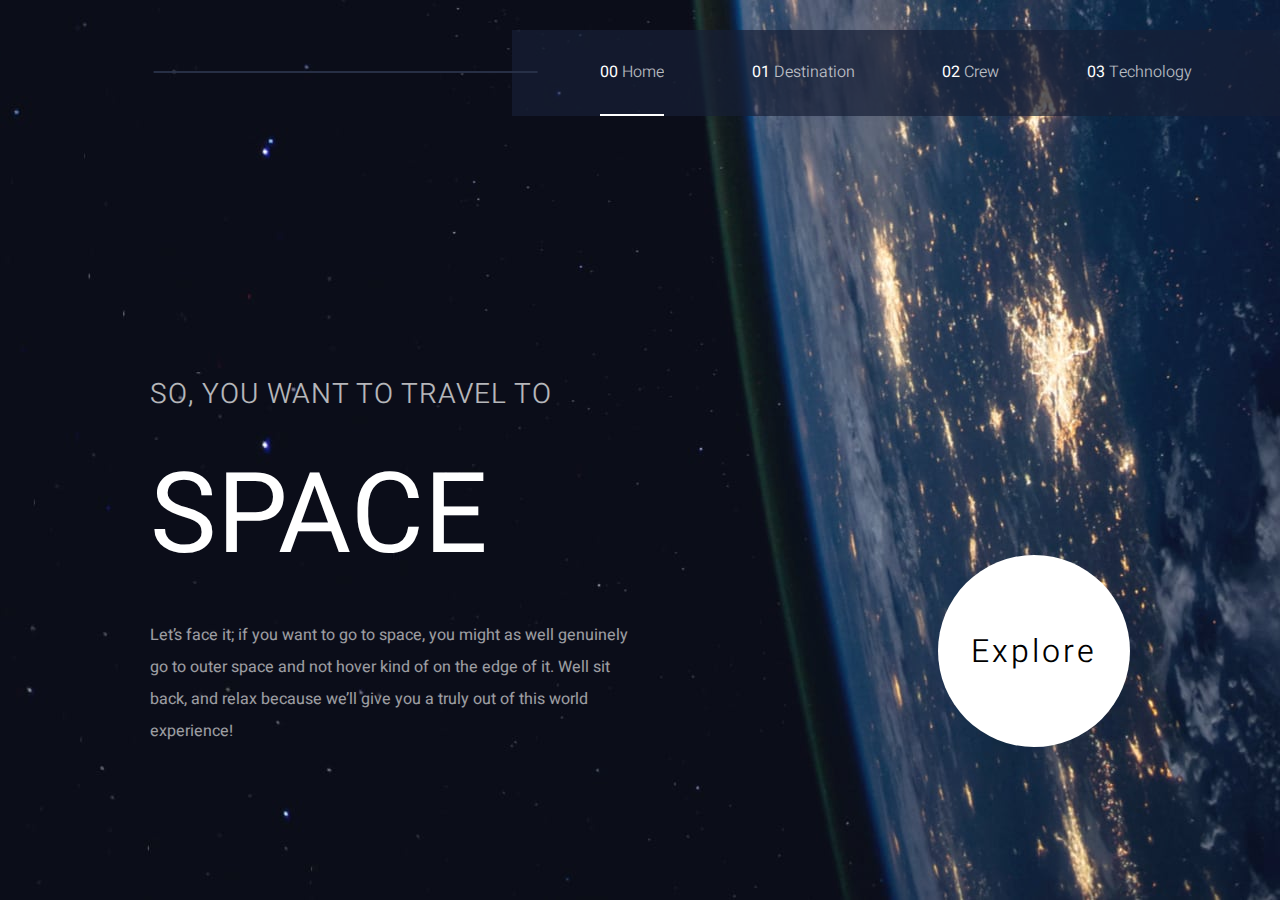
<file: index.html>
<!DOCTYPE html>
<html lang="en">
  <head>
    <meta charset="UTF-8" />
    <meta name="viewport" content="width=device-width, initial-scale=1.0" />



    <link rel="stylesheet" href="./css/main.css" />
    <link rel="stylesheet" href="./css/home-css/home.css" />

    <title>Frontend Mentor | Space tourism website</title>
    
  </head>

  <body>
    <nav>
      <a href="" class="nav-item">
        00 <span class="nav-word">Home</span></a
      >
      <a href="./html/destinations-html/destination-moon.html" class="nav-item"
        >01 <span class="nav-word">Destination</span></a
      >
      <a href="./html/crew-html/crew-commander.html" class="nav-item"
        >02 <span class="nav-word">Crew</span></a
      >
      <a href="./html/technologie-html/technology-vehicle.html" class="nav-item"
        >03 <span class="nav-word">Technology</span></a
      >
      
    </nav>
    <div class="nav-line">.</div>
    

    <div class="bottom-of-page">
      <div class="text">
        <p class="med-text">So, you want to travel to</p>
        <h1 id="space">Space</h1>
        <p class="small-text">
          Let’s face it; if you want to go to space, you might as well genuinely
          go to outer space and not hover kind of on the edge of it. Well sit
          back, and relax because we’ll give you a truly out of this world
          experience!
        </p>
      </div>

      <a id="explore-a"href="./html/destinations-html/destination-moon.html"><div id="explore">Explore</div></a>
    </div>
  </body>
</html>
</file>
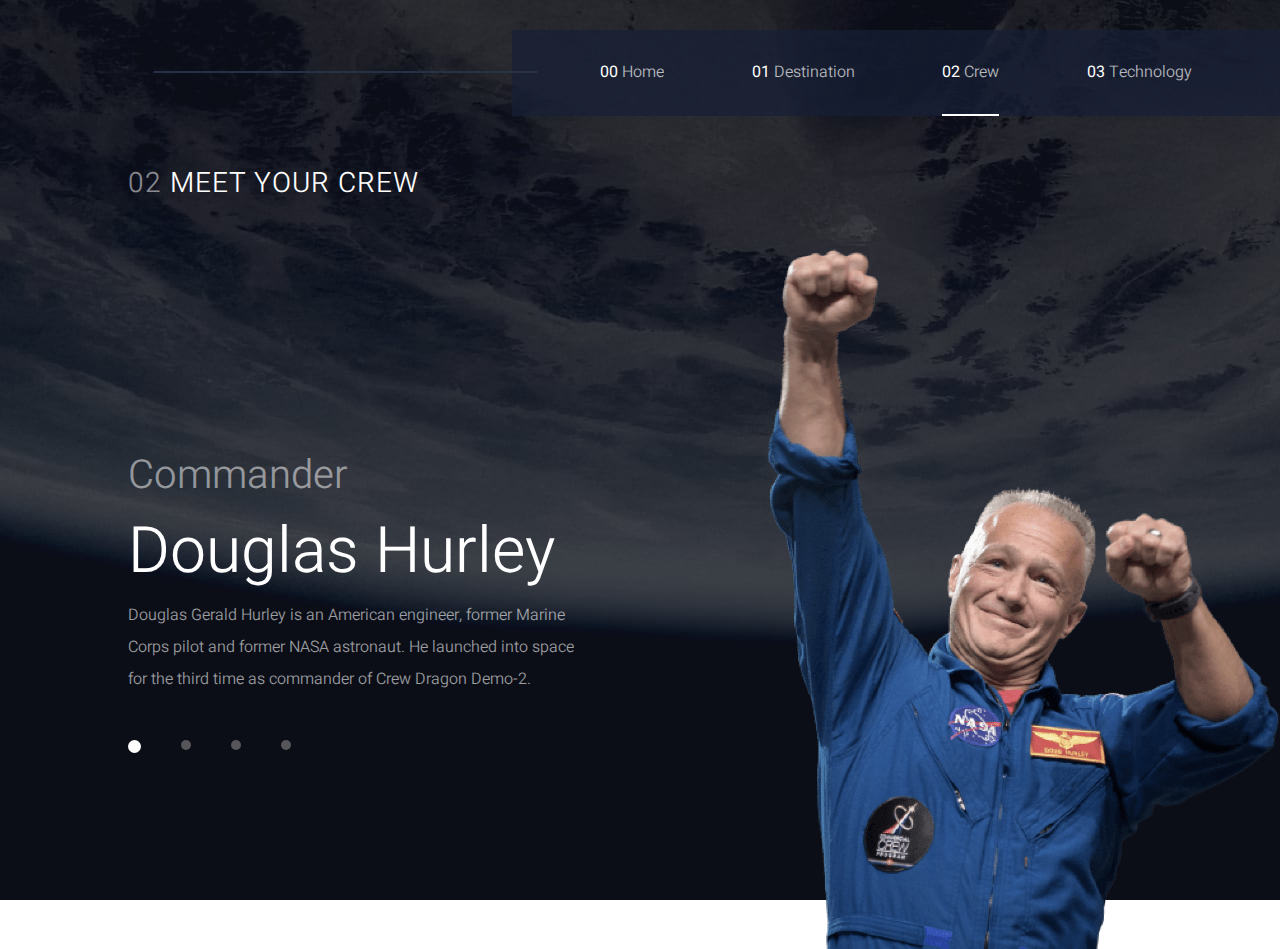
<file: html/crew-html/crew-commander.html>
<!DOCTYPE html>
<html lang="en">
  <head>
    <meta charset="UTF-8" />
    <meta name="viewport" content="width=device-width, initial-scale=1.0" />

    <link
      rel="icon"
      type="image/png"
      sizes="32x32"
      href="./assets/favicon-32x32.png"
    />

    <title>Frontend Mentor | Space tourism website</title>
    <link rel="stylesheet" href="../../css/main.css" />
    <link rel="stylesheet" href="../../css/crew-css/crew.css" />
    <link rel="stylesheet" href="../../css/crew-css/commander.css" />
  </head>
  <body>
    <nav>
      <a href="../../index.html" class="nav-item">
        00 <span class="nav-word">Home</span></a
      >
      <a href="../destinations-html/destination-moon.html" class="nav-item"
        >01 <span class="nav-word">Destination</span></a
      >
      <a href="" class="nav-item"
        >02 <span class="nav-word">Crew</span></a
      >
      <a href="../technologie-html/technology-vehicle.html" class="nav-item"
        >03 <span class="nav-word">Technology</span></a
      >
      
    </nav>
    <div class="nav-line">.</div>

    <p class="med-text"><span class="low-opacity">02</span> Meet your crew</p>

    <div class="bottom-of-page">
      <div class="text">
        <p class="crew-major">Commander</p>
        <p class="crew-name">Douglas Hurley</p>

        <p class="small-text">
          Douglas Gerald Hurley is an American engineer, former Marine Corps
          pilot and former NASA astronaut. He launched into space for the third
          time as commander of Crew Dragon Demo-2.
        </p>

        <div class="crew-nav">
          <a href="./crew-commander.html">
            <div class="crew-nav-item"></div>
          </a>

          <a href="./crew-pilot.html">
            <div class="crew-nav-item"></div>
          </a>

          <a href="./crew-specialist.html">
            <div class="crew-nav-item"></div>
          </a>

          <a href="./crew-engineer.html">
            <div class="crew-nav-item"></div>
          </a>
        </div>
      </div>

      <img src="../../assets/crew/image-douglas-hurley.png" alt="" />
    </div>
  </body>
</html>
</file>
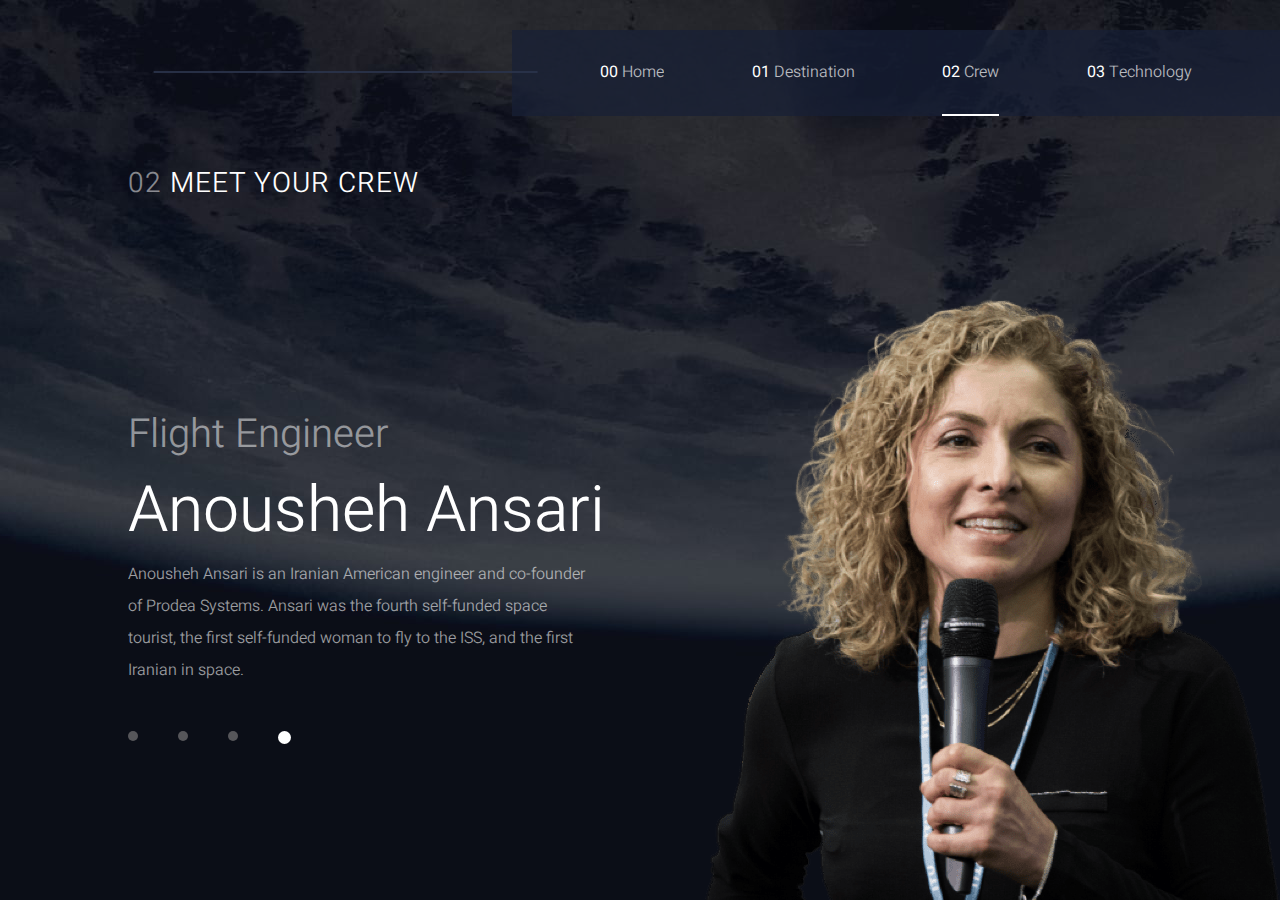
<file: html/crew-html/crew-engineer.html>
<!DOCTYPE html>
<html lang="en">
  <head>
    <meta charset="UTF-8" />
    <meta name="viewport" content="width=device-width, initial-scale=1.0" />

    <link
      rel="icon"
      type="image/png"
      sizes="32x32"
      href="./assets/favicon-32x32.png"
    />

    <title>Frontend Mentor | Space tourism website</title>

    <link rel="stylesheet" href="../../css/main.css" />
    <link rel="stylesheet" href="../../css/crew-css/crew.css" />
    <link rel="stylesheet" href="../../css/crew-css/engineer.css" />
  </head>
  
  <body>
    <nav>
      <a href="../../index.html" class="nav-item">
        00 <span class="nav-word">Home</span></a
      >
      <a href="../destinations-html/destination-moon.html" class="nav-item"
        >01 <span class="nav-word">Destination</span></a
      >
      <a href="" class="nav-item"
        >02 <span class="nav-word">Crew</span></a
      >
      <a href="../technologie-html/technology-vehicle.html" class="nav-item"
        >03 <span class="nav-word">Technology</span></a
      >
      
    </nav>
    <div class="nav-line">.</div>

    <p class="med-text"><span class="low-opacity">02</span> Meet your crew</p>

    <div class="bottom-of-page">
      <div class="text">
        <p class="crew-major">Flight Engineer</p>
        <p class="crew-name">Anousheh Ansari</p>

        <p class="small-text">
          Anousheh Ansari is an Iranian American engineer and co-founder of
          Prodea Systems. Ansari was the fourth self-funded space tourist, the
          first self-funded woman to fly to the ISS, and the first Iranian in
          space.
        </p>

        <div class="crew-nav">
          <a href="./crew-commander.html">
            <div class="crew-nav-item"></div>
          </a>

          <a href="./crew-pilot.html">
            <div class="crew-nav-item"></div>
          </a>

          <a href="./crew-specialist.html">
            <div class="crew-nav-item"></div>
          </a>

          <a href="./crew-engineer.html">
            <div class="crew-nav-item"></div>
          </a>
        </div>
      </div>

      <img src="../../assets/crew/image-anousheh-ansari.png" alt="" />
    </div>
  </body>
</html>
</file>
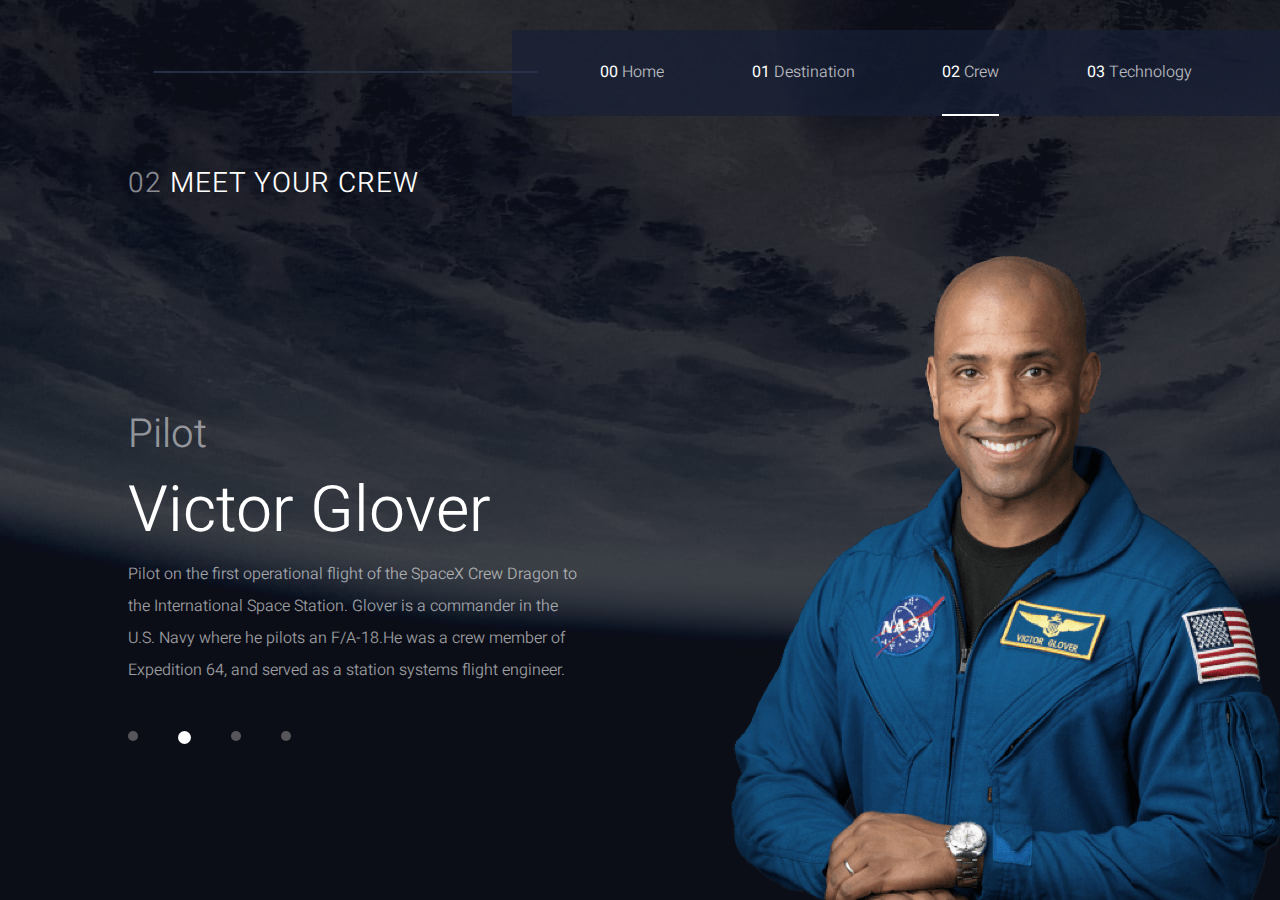
<file: html/crew-html/crew-pilot.html>
<!DOCTYPE html>
<html lang="en">
<head>
  <meta charset="UTF-8">
  <meta name="viewport" content="width=device-width, initial-scale=1.0">

  <link rel="icon" type="image/png" sizes="32x32" href="./assets/favicon-32x32.png">
  
  <title>Frontend Mentor | Space tourism website</title>
  
  <link rel="stylesheet" href="../../css/main.css" />
  <link rel="stylesheet" href="../../css/crew-css/crew.css" />
  <link rel="stylesheet" href="../../css/crew-css/pilot.css" />
</head>

<body>
  <nav>
    <a href="../../index.html" class="nav-item">
      00 <span class="nav-word">Home</span></a
    >
    <a href="../destinations-html/destination-moon.html" class="nav-item"
        >01 <span class="nav-word">Destination</span></a
      >
      <a href="" class="nav-item"
        >02 <span class="nav-word">Crew</span></a
      >
      <a href="../technologie-html/technology-vehicle.html" class="nav-item"
        >03 <span class="nav-word">Technology</span></a
      >
      
    </nav>
  <div class="nav-line">.</div>

  <p class="med-text"><span class="low-opacity">02</span> Meet your crew</p>

  <div class="bottom-of-page">
    <div class="text">
      <p class="crew-major">Pilot</p>
      <p class="crew-name">Victor Glover</p>

      <p class="small-text">
        Pilot on the first operational flight of the SpaceX Crew Dragon to the 
        International Space Station. Glover is a commander in the U.S. Navy where 
        he pilots an F/A-18.He was a crew member of Expedition 64, and served as a 
        station systems flight engineer.
      </p>

      <div class="crew-nav">
        <a href="./crew-commander.html">
          <div class="crew-nav-item"></div>
        </a>

        <a href="./crew-pilot.html">
          <div class="crew-nav-item"></div>
        </a>

        <a href="./crew-specialist.html">
          <div class="crew-nav-item"></div>
        </a>

        <a href="./crew-engineer.html">
          <div class="crew-nav-item"></div>
        </a>
      </div>
    </div>

    <img src="../../assets/crew/image-victor-glover.png" alt="">
  </div>
</body>
</html>
</file>
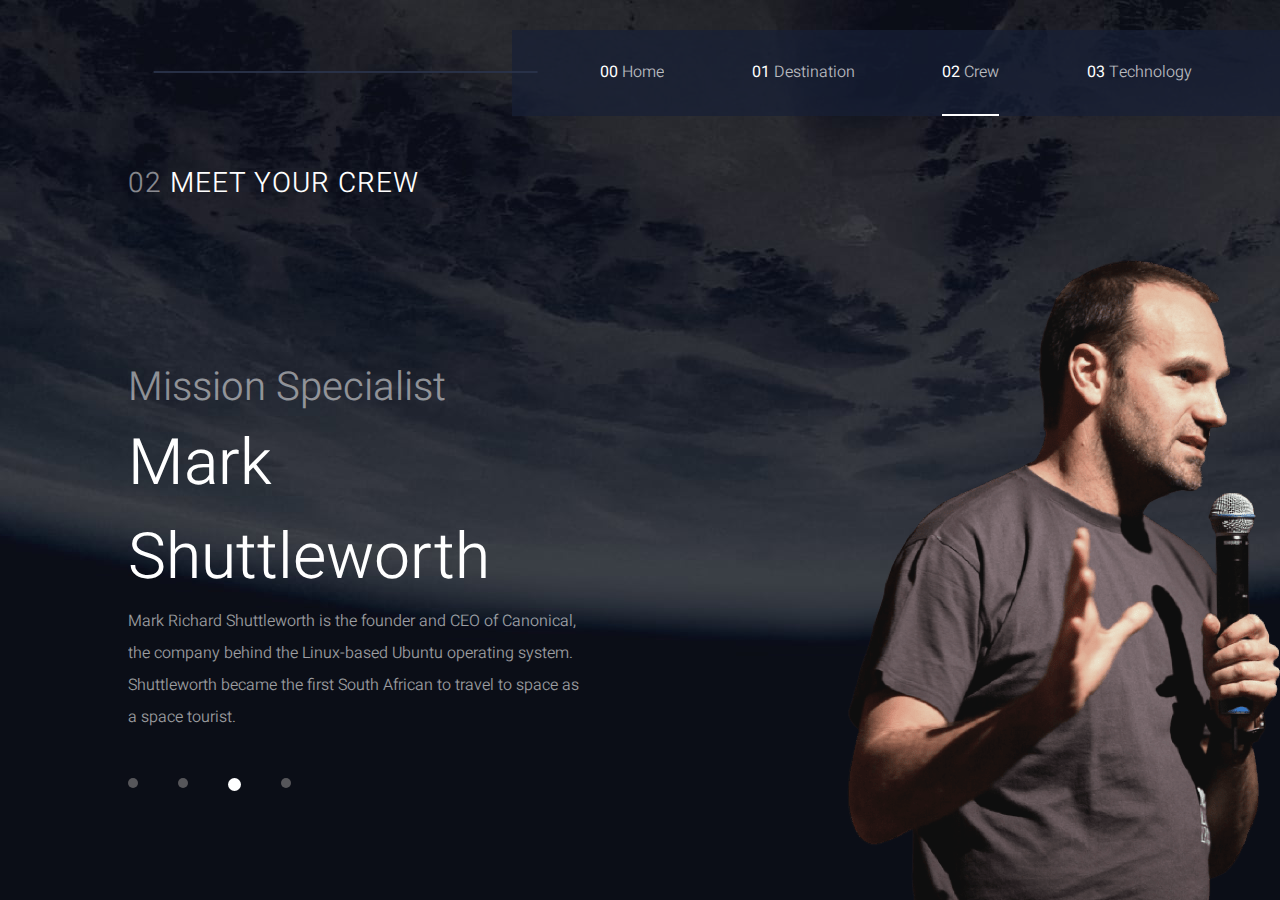
<file: html/crew-html/crew-specialist.html>
<!DOCTYPE html>
<html lang="en">
  <head>
    <meta charset="UTF-8" />
    <meta name="viewport" content="width=device-width, initial-scale=1.0" />

    <link
      rel="icon"
      type="image/png"
      sizes="32x32"
      href="./assets/favicon-32x32.png"
    />

    <title>Frontend Mentor | Space tourism website</title>

    <link rel="stylesheet" href="../../css/main.css" />
    <link rel="stylesheet" href="../../css/crew-css/crew.css" />
    <link rel="stylesheet" href="../../css/crew-css/specialist.css" />
  </head>
  <body>
    <nav>
      <a href="../../index.html" class="nav-item">
        00 <span class="nav-word">Home</span></a
      >
      <a href="../destinations-html/destination-moon.html" class="nav-item"
        >01 <span class="nav-word">Destination</span></a
      >
      <a href="" class="nav-item"
        >02 <span class="nav-word">Crew</span></a
      >
      <a href="../technologie-html/technology-vehicle.html" class="nav-item"
        >03 <span class="nav-word">Technology</span></a
      >
      
    </nav>
    <div class="nav-line">.</div>

    <p class="med-text"><span class="low-opacity">02</span> Meet your crew</p>

    <div class="bottom-of-page">
      <div class="text">
        <p class="crew-major">Mission Specialist</p>
        <p class="crew-name">Mark Shuttleworth</p>

        <p class="small-text">
          Mark Richard Shuttleworth is the founder and CEO of Canonical, the
          company behind the Linux-based Ubuntu operating system. Shuttleworth
          became the first South African to travel to space as a space tourist.
        </p>

        <div class="crew-nav">
          <a href="./crew-commander.html">
            <div class="crew-nav-item"></div>
          </a>

          <a href="./crew-pilot.html">
            <div class="crew-nav-item"></div>
          </a>

          <a href="./crew-specialist.html">
            <div class="crew-nav-item"></div>
          </a>

          <a href="./crew-engineer.html">
            <div class="crew-nav-item"></div>
          </a>
        </div>
      </div>

      <img src="../../assets/crew/image-mark-shuttleworth.png" alt="" />
    </div>
  </body>
</html>
</file>
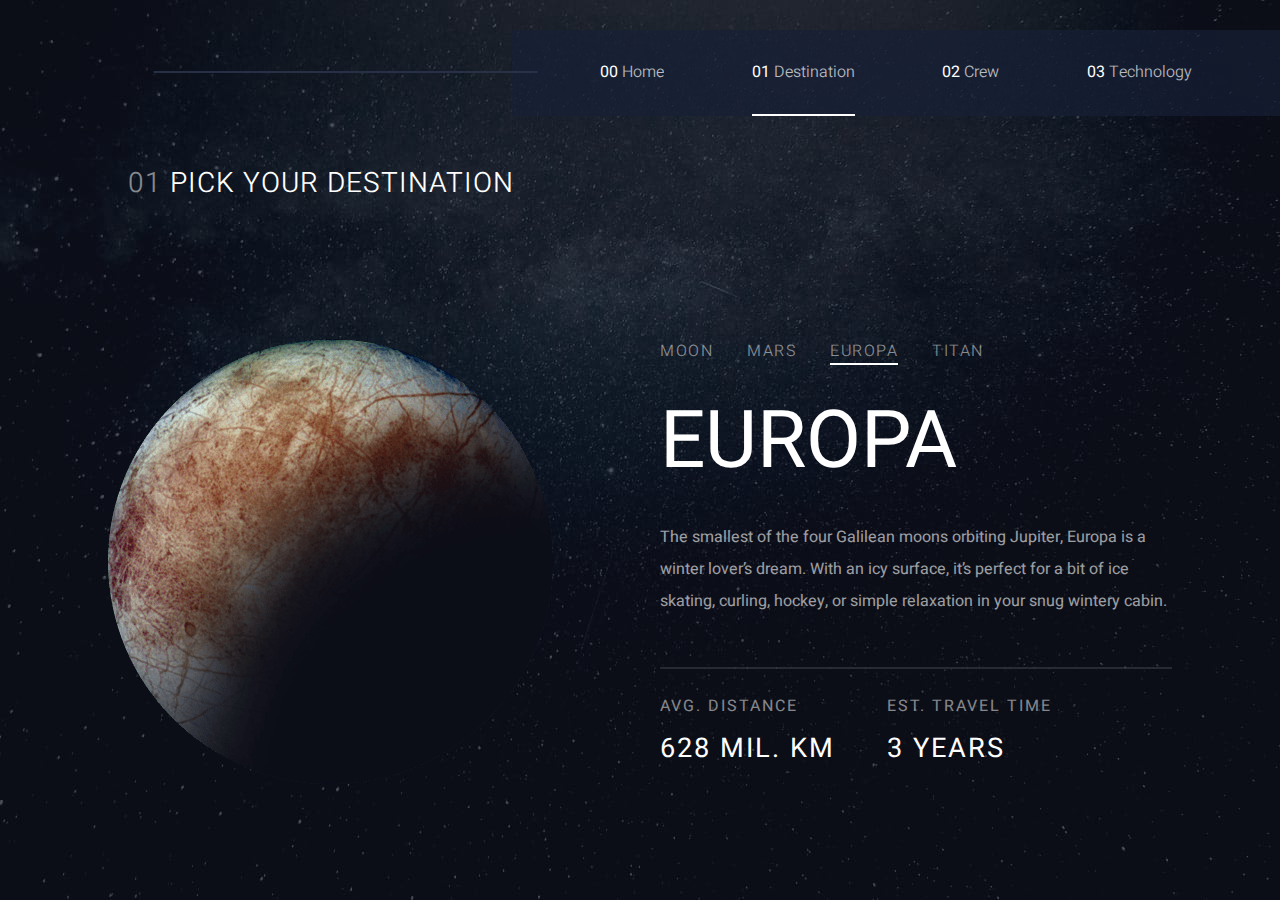
<file: html/destinations-html/destination-europa.html>
<!DOCTYPE html>
<html lang="en">
  <head>
    <meta charset="UTF-8" />
    <meta name="viewport" content="width=device-width, initial-scale=1.0" />

    <link
      rel="icon"
      type="image/png"
      sizes="32x32"
      href="./assets/favicon-32x32.png"
    />

    <title>Frontend Mentor | Space tourism website</title>
    <link rel="stylesheet" href="../../css/main.css" />
    <link rel="stylesheet" href="../../css/destination-css/planet.css" />
    <link rel="stylesheet" href="../../css/destination-css/europa.css" />
  </head>

  <body>
    <nav>
      <a href="../../index.html" class="nav-item">
        00 <span class="nav-word">Home</span></a
      >
      <a href="" class="nav-item"
        >01 <span class="nav-word">Destination</span></a
      >
      <a href="../crew-html/crew-commander.html" class="nav-item"
        >02 <span class="nav-word">Crew</span></a
      >
      <a href="../technologie-html/technology-vehicle.html" class="nav-item"
        >03 <span class="nav-word">Technology</span></a
      >
      
    </nav>
    <div class="nav-line">.</div>

    <p class="med-text">
      <span class="low-opacity">01</span> Pick your destination
    </p>

    <div class="bottom-of-page">
      <div class="planet">
        <img src="../../assets/destination/image-europa.png" alt="" />
      </div>
      <div class="text">
        <div class="planet-nav">
          <a href="../../html/destinations-html/destination-moon.html">Moon</a>
          <a href="../../html/destinations-html/destination-mars.html">Mars</a>
          <a href="../../html/destinations-html/destination-europa.html">Europa</a>
          <a href="../../html/destinations-html/destination-titan.html">Titan</a>
        </div>
        <h1 class="planet-name">Europa</h1>
        <p class="small-text">
          The smallest of the four Galilean moons orbiting Jupiter, Europa is a
          winter lover’s dream. With an icy surface, it’s perfect for a bit of
          ice skating, curling, hockey, or simple relaxation in your snug
          wintery cabin.
        </p>

        <div class="planet-info">
          <div class="avg-dis">
            <span class="low-opacity">Avg. distance </span>
            <span id="info-numbers">628 mil. km</span>
          </div>
          <div class="trav-time">
            <span class="low-opacity">Est. travel time </span>
            <span id="info-numbers">3 years</span>
          </div>
        </div>
      </div>
    </div>
  </body>
</html>
</file>
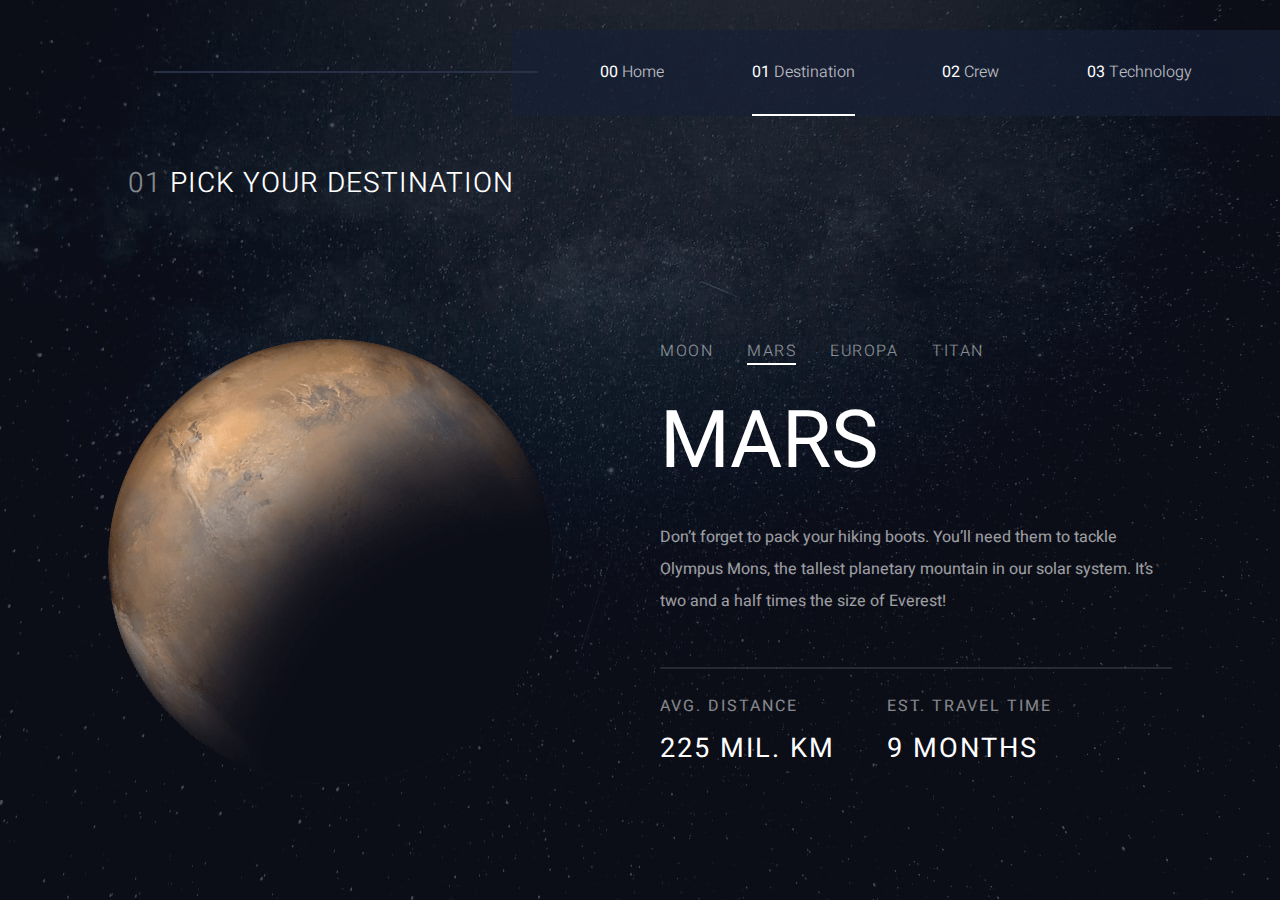
<file: html/destinations-html/destination-mars.html>
<!DOCTYPE html>
<html lang="en">
  <head>
    <meta charset="UTF-8" />
    <meta name="viewport" content="width=device-width, initial-scale=1.0" />

    <link
      rel="icon"
      type="image/png"
      sizes="32x32"
      href="./assets/favicon-32x32.png"
    />

    <title>Frontend Mentor | Space tourism website</title>
    <link rel="stylesheet" href="../../css/main.css" />
    <link rel="stylesheet" href="../../css/destination-css/planet.css" />
    <link rel="stylesheet" href="../../css/destination-css/mars.css" />
  </head>

  <!------------------------------------------------------------------------------->
  <body>
    <nav>
      <a href="../../index.html" class="nav-item">
        00 <span class="nav-word">Home</span></a
      >
      <a href="" class="nav-item"
        >01 <span class="nav-word">Destination</span></a
      >
      <a href="../crew-html/crew-commander.html" class="nav-item"
        >02 <span class="nav-word">Crew</span></a
      >
      <a href="../technologie-html/technology-vehicle.html" class="nav-item"
        >03 <span class="nav-word">Technology</span></a
      >
      
    </nav>
    </nav>
    <div class="nav-line">.</div>

    <p class="med-text">
      <span class="low-opacity">01</span> Pick your destination
    </p>

    <div class="bottom-of-page">
      <div class="planet">
        <img src="../../assets/destination/image-mars.png" alt="" />
      </div>
      <div class="text">
        <div class="planet-nav">
          <a href="../../html/destinations-html/destination-moon.html">Moon</a>
          <a href="../../html/destinations-html/destination-mars.html">Mars</a>
          <a href="../../html/destinations-html/destination-europa.html"
            >Europa</a
          >
          <a href="../../html/destinations-html/destination-titan.html"
            >Titan</a
          >
        </div>
        <h1 class="planet-name">Mars</h1>
        <p class="small-text">
          Don’t forget to pack your hiking boots. You’ll need them to tackle
          Olympus Mons, the tallest planetary mountain in our solar system. It’s
          two and a half times the size of Everest!
        </p>

        <div class="planet-info">
          <div class="avg-dis">
            <span class="low-opacity">Avg. distance </span>
            <span id="info-numbers">225 mil. km</span>
          </div>
          <div class="trav-time">
            <span class="low-opacity">Est. travel time </span>
            <span id="info-numbers">9 months</span>
          </div>
        </div>
      </div>
    </div>
  </body>
</html>
</file>
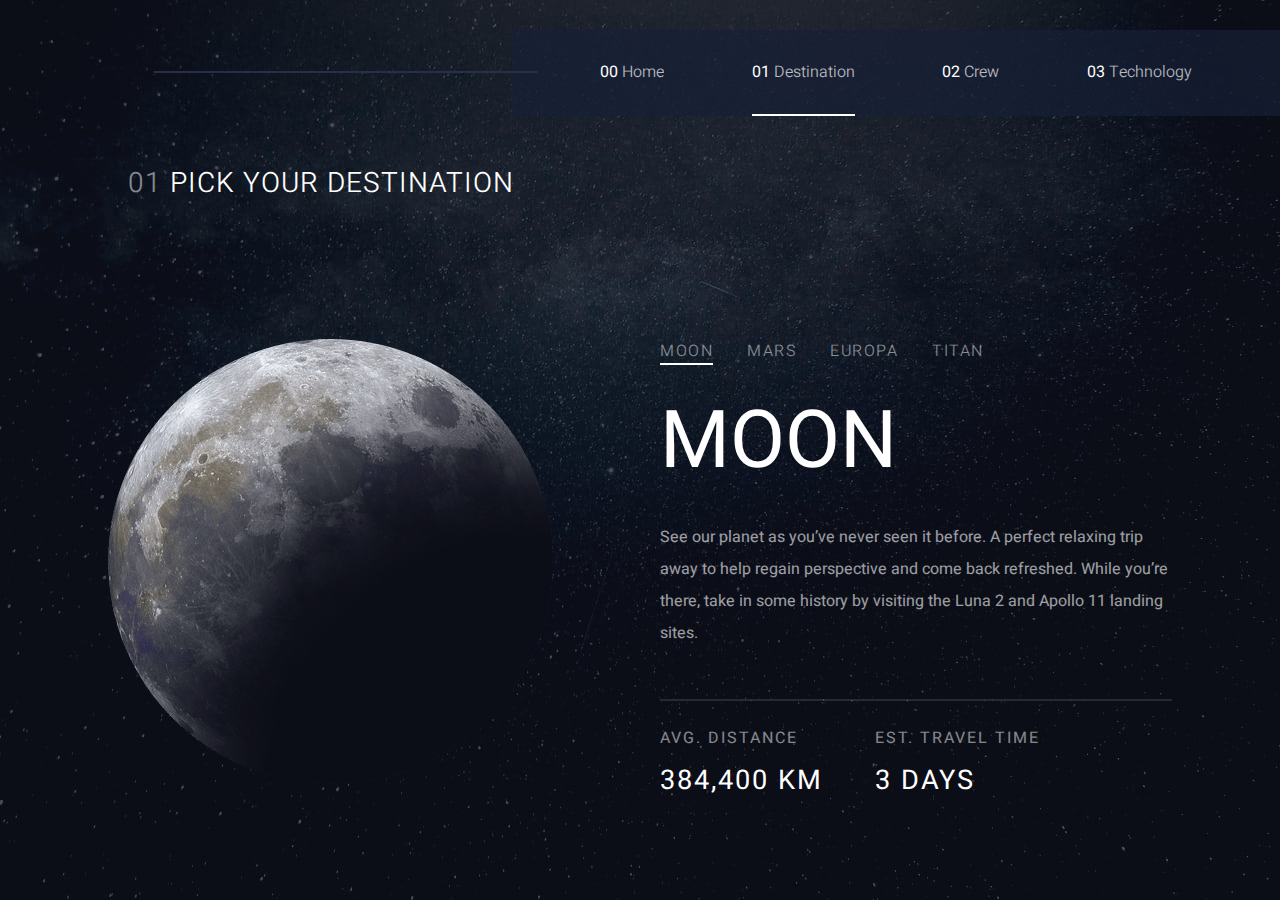
<file: html/destinations-html/destination-moon.html>
<!DOCTYPE html>
<html lang="en">
  <head>
    <meta charset="UTF-8" />
    <meta name="viewport" content="width=device-width, initial-scale=1.0" />

    <link
      rel="icon"
      type="image/png"
      sizes="32x32"
      href="./assets/favicon-32x32.png"
    />
    <link rel="stylesheet" href="../../css/main.css" />
    <link rel="stylesheet" href="../../css/destination-css/planet.css" />
    <link rel="stylesheet" href="../../css/destination-css/moon.css" />

    <title>Frontend Mentor | Space tourism website</title>
  </head>
  <body>
    <nav>
      <a href="../../index.html" class="nav-item">
        00 <span class="nav-word">Home</span></a
      >
      <a href="" class="nav-item"
      >01 <span class="nav-word">Destination</span></a
    >
    <a href="../crew-html/crew-commander.html" class="nav-item"
      >02 <span class="nav-word">Crew</span></a
    >
    <a href="../technologie-html/technology-vehicle.html" class="nav-item"
      >03 <span class="nav-word">Technology</span></a
    >
    
  </nav>
    <div class="nav-line">.</div>

    <p class="med-text">
      <span class="low-opacity">01</span> Pick your destination
    </p>

    <div class="bottom-of-page">
      <div class="planet">
        <img src="../../assets/destination/image-moon.png" alt="" />
      </div>
      <div class="text">
        <div class="planet-nav">
          <a href="../../html/destinations-html/destination-moon.html">Moon</a>
          <a href="../../html/destinations-html/destination-mars.html">Mars</a>
          <a href="../../html/destinations-html/destination-europa.html">Europa</a>
          <a href="../../html/destinations-html/destination-titan.html">Titan</a>
        </div>
        <h1 class="planet-name">Moon</h1>
        <p class="small-text">
          See our planet as you’ve never seen it before. A perfect relaxing trip
          away to help regain perspective and come back refreshed. While you’re
          there, take in some history by visiting the Luna 2 and Apollo 11
          landing sites.
        </p>

        <div class="planet-info">
          <div class="avg-dis">
            <span class="low-opacity">Avg. distance </span>
            <span id="info-numbers">384,400 km</span>
          </div>
          <div class="trav-time">
            <span class="low-opacity">Est. travel time </span>
            <span id="info-numbers">3 days</span>
          </div>
        </div>
      </div>
    </div>
  </body>
</html>
</file>
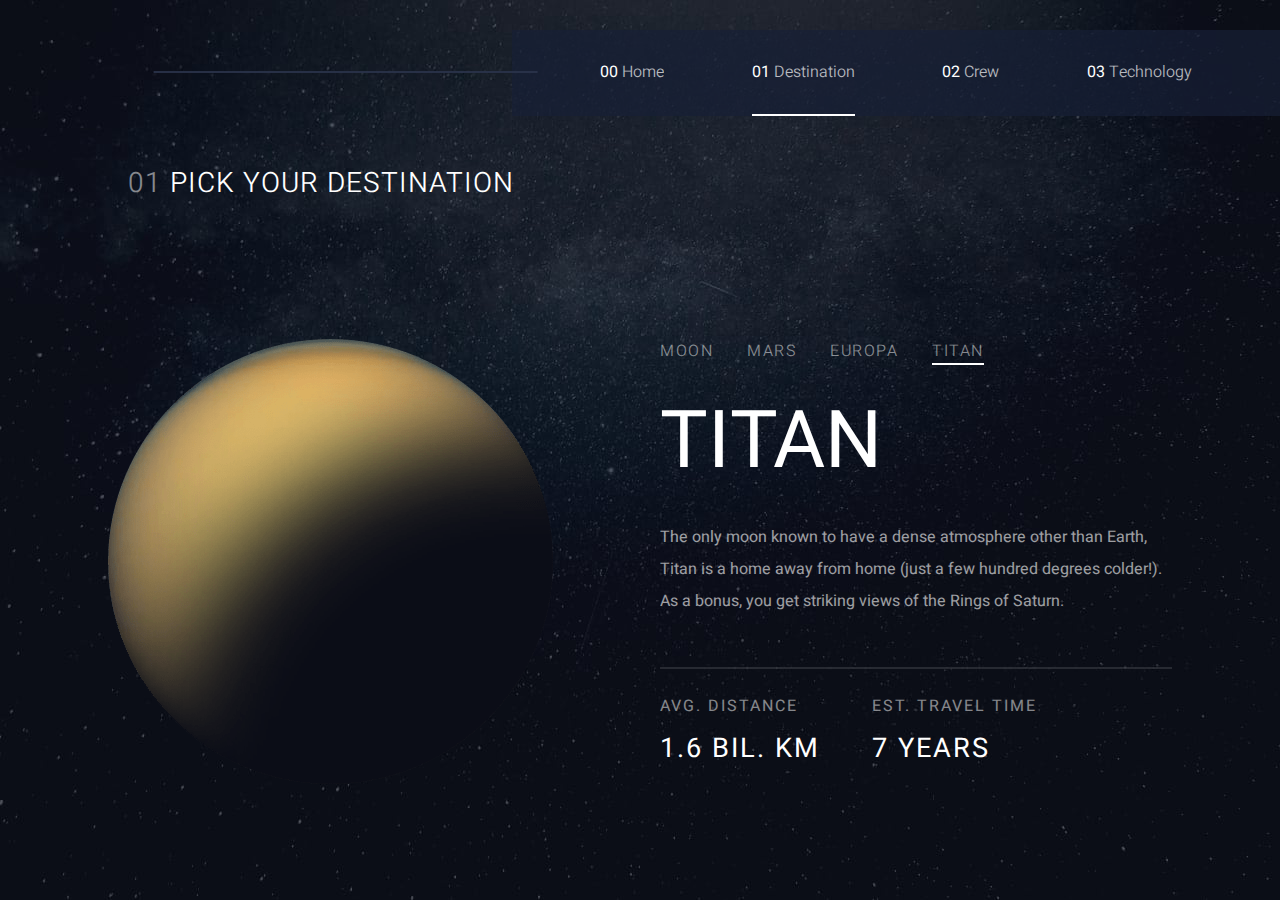
<file: html/destinations-html/destination-titan.html>
<!DOCTYPE html>
<html lang="en">
  <head>
    <meta charset="UTF-8" />
    <meta name="viewport" content="width=device-width, initial-scale=1.0" />

    <link
      rel="icon"
      type="image/png"
      sizes="32x32"
      href="./assets/favicon-32x32.png"
    />

    <title>Frontend Mentor | Space tourism website</title>
    <link rel="stylesheet" href="../../css/main.css" />
    <link rel="stylesheet" href="../../css/destination-css/planet.css" />
    <link rel="stylesheet" href="../../css/destination-css/titan.css" />
  </head>

  <!------------------------------------------------------------------------------->
  <body>
    <nav>
      <a href="../../index.html" class="nav-item">
        00 <span class="nav-word">Home</span></a
      >
      <a href="" class="nav-item"
        >01 <span class="nav-word">Destination</span></a
      >
      <a href="../crew-html/crew-commander.html" class="nav-item"
        >02 <span class="nav-word">Crew</span></a
      >
      <a href="../technologie-html/technology-vehicle.html" class="nav-item"
        >03 <span class="nav-word">Technology</span></a
      >
      
    </nav>
    <div class="nav-line">.</div>

    <p class="med-text">
      <span class="low-opacity">01</span> Pick your destination
    </p>

    <div class="bottom-of-page">
      <div class="planet">
        <img src="../../assets/destination/image-titan.png" alt="" />
      </div>
      <div class="text">
        <div class="planet-nav">
          <a href="../../html/destinations-html/destination-moon.html">Moon</a>
          <a href="../../html/destinations-html/destination-mars.html">Mars</a>
          <a href="../../html/destinations-html/destination-europa.html">Europa</a>
          <a href="../../html/destinations-html/destination-titan.html">Titan</a>
        </div>
        <h1 class="planet-name">Titan</h1>
        <p class="small-text">
          The only moon known to have a dense atmosphere other than Earth, Titan
          is a home away from home (just a few hundred degrees colder!). As a
          bonus, you get striking views of the Rings of Saturn.
        </p>

        <div class="planet-info">
          <div class="avg-dis">
            <span class="low-opacity">Avg. distance </span>
            <span id="info-numbers">1.6 bil. km</span>
          </div>
          <div class="trav-time">
            <span class="low-opacity">Est. travel time </span>
            <span id="info-numbers">7 years</span>
          </div>
        </div>
      </div>
    </div>
  </body>
</html>
</file>
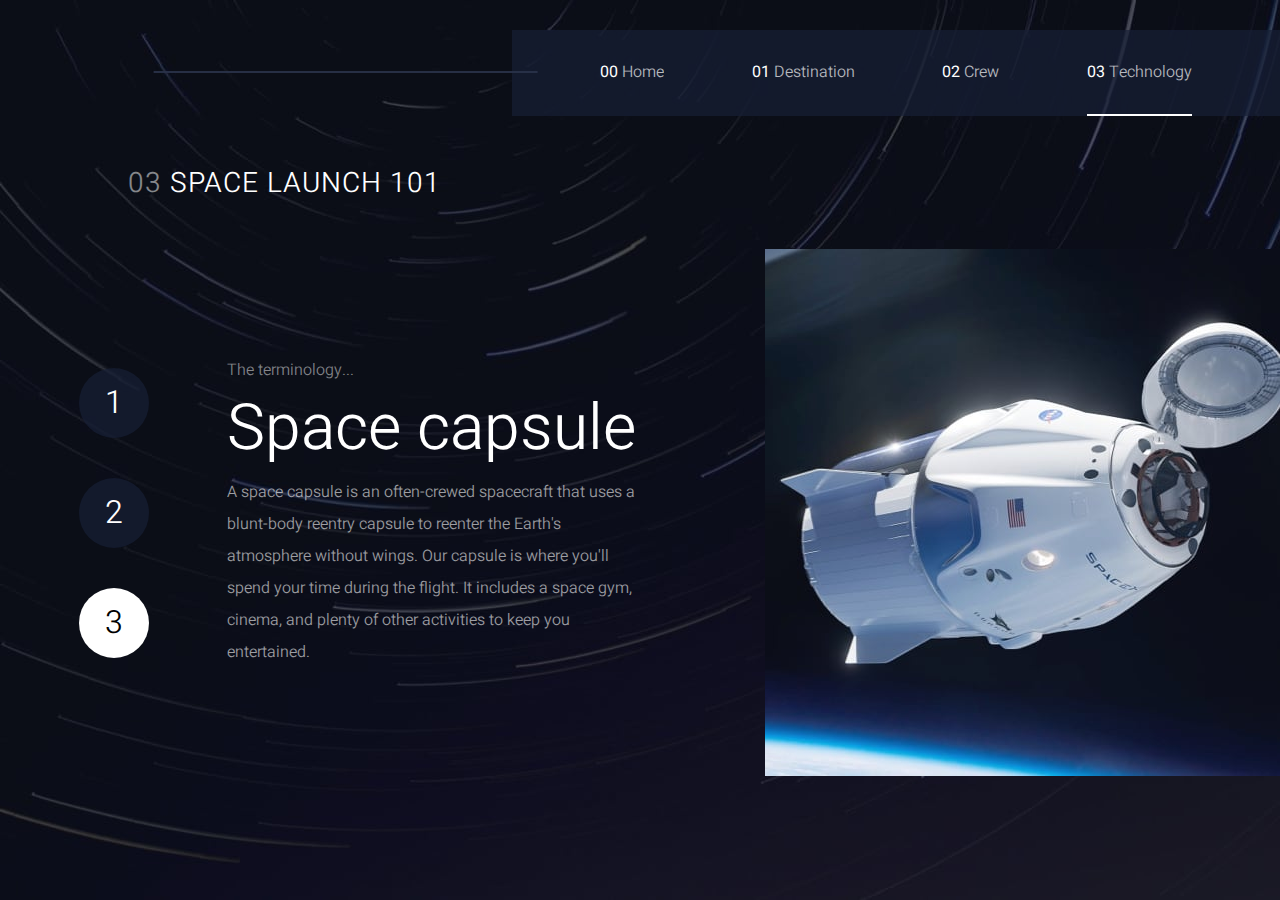
<file: html/technologie-html/technology-capsule.html>
<!DOCTYPE html>
<html lang="en">
  <head>
    <meta charset="UTF-8" />
    <meta name="viewport" content="width=device-width, initial-scale=1.0" />

    <link
      rel="icon"
      type="image/png"
      sizes="32x32"
      href="./assets/favicon-32x32.png"
    />

    <title>Frontend Mentor | Space tourism website</title>
    <link rel="stylesheet" href="../../css/main.css" />
    <link rel="stylesheet" href="../../css/technologie-css/technology.css" />
    <link rel="stylesheet" href="../../css/technologie-css/capsule.css" />
  </head>

  <body>
    <nav>
      <a href="../../index.html" class="nav-item">
        00 <span class="nav-word">Home</span></a
      >
      <a href="../destinations-html/destination-moon.html" class="nav-item"
        >01 <span class="nav-word">Destination</span></a
      >
      <a href="../crew-html/crew-commander.html" class="nav-item"
        >02 <span class="nav-word">Crew</span></a
      >
      <a href="" class="nav-item"
        >03 <span class="nav-word">Technology</span></a
      >
      
    </nav>
    <div class="nav-line">.</div>

    <p class="med-text"><span class="low-opacity">03</span> Space launch 101</p>

    <div class="bottom-of-page">
      <div class="bottom-section">
        <div class="technology-nav">
          <a href="./technology-vehicle.html">
            <div class="technology-nav-item">1</div>
          </a>
          <a href="./technology-spaceport.html">
            <div class="technology-nav-item">2</div>
          </a>
          <a href="./technology-capsule.html">
            <div class="technology-nav-item">3</div>
          </a>
        </div>

        <div class="text">
          <p class="technology-intro">The terminology...</p>
          <p class="technology-name">Space capsule</p>

          <p class="small-text">
            A space capsule is an often-crewed spacecraft that uses a blunt-body
            reentry capsule to reenter the Earth's atmosphere without wings. Our
            capsule is where you'll spend your time during the flight. It
            includes a space gym, cinema, and plenty of other activities to keep
            you entertained.
          </p>
        </div>
      </div>

      <img
        src="../../assets/technology/image-space-capsule-portrait.jpg"
        alt=""
      />
    </div>
  </body>
</html>
</file>
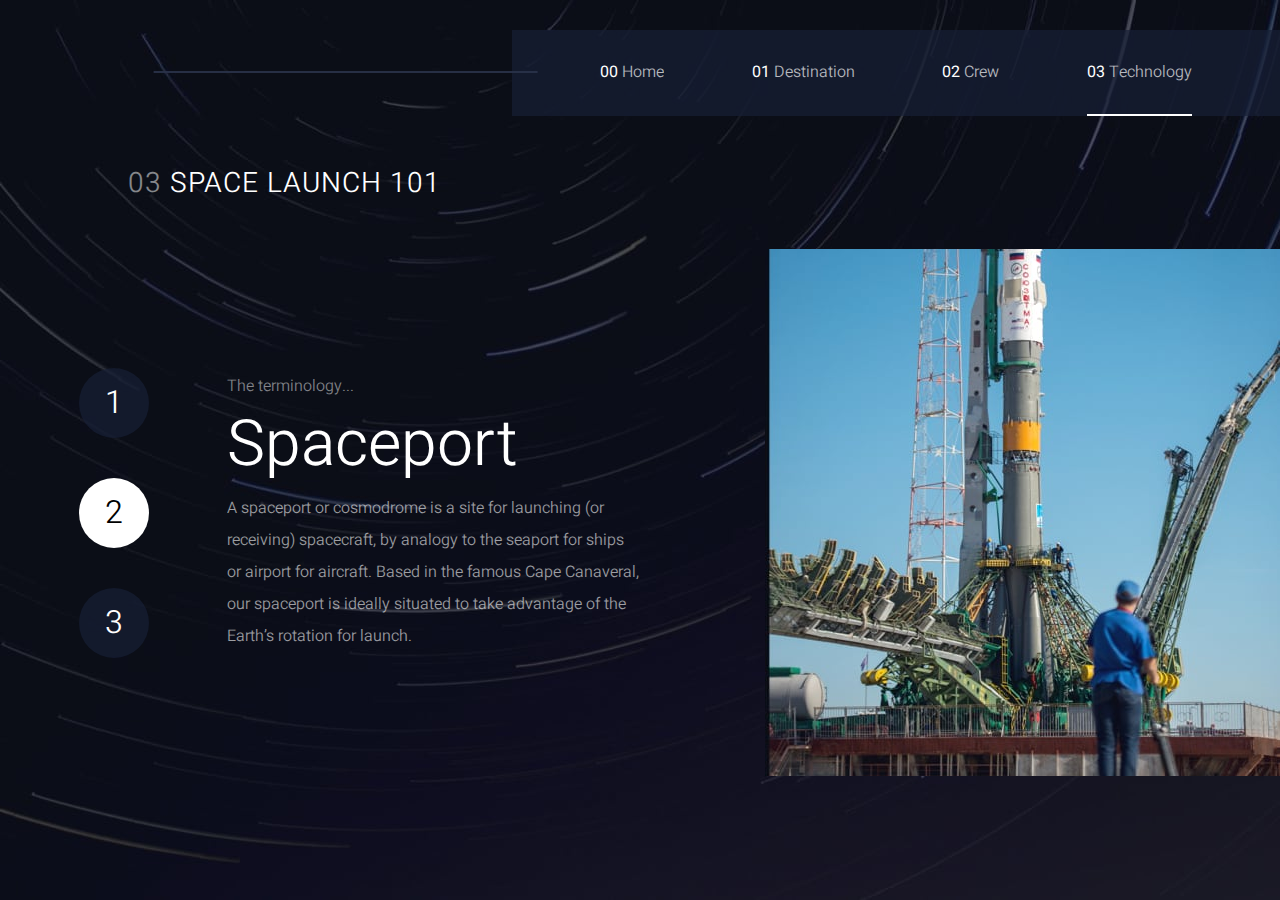
<file: html/technologie-html/technology-spaceport.html>
<!DOCTYPE html>
<html lang="en">
  <head>
    <meta charset="UTF-8" />
    <meta name="viewport" content="width=device-width, initial-scale=1.0" />

    <link
      rel="icon"
      type="image/png"
      sizes="32x32"
      href="./assets/favicon-32x32.png"
    />

    <title>Frontend Mentor | Space tourism website</title>
    <link rel="stylesheet" href="../../css/main.css" />
    <link rel="stylesheet" href="../../css/technologie-css/technology.css" />
    <link rel="stylesheet" href="../../css/technologie-css/spaceport.css" />
  </head>

  <body>
    <nav>
      <a href="../../index.html" class="nav-item">
        00 <span class="nav-word">Home</span></a
      >
      <a href="../destinations-html/destination-moon.html" class="nav-item"
        >01 <span class="nav-word">Destination</span></a
      >
      <a href="../crew-html/crew-commander.html" class="nav-item"
        >02 <span class="nav-word">Crew</span></a
      >
      <a href="" class="nav-item"
        >03 <span class="nav-word">Technology</span></a
      >
      
    </nav>
    <div class="nav-line">.</div>

    <p class="med-text"><span class="low-opacity">03</span> Space launch 101</p>

    <div class="bottom-of-page">
      <div class="bottom-section">
        <div class="technology-nav">
          <a href="./technology-vehicle.html">
            <div class="technology-nav-item">1</div>
          </a>
          <a href="./technology-spaceport.html">
            <div class="technology-nav-item">2</div>
          </a>
          <a href="./technology-capsule.html">
            <div class="technology-nav-item">3</div>
          </a>
        </div>

        <div class="text">
          <p class="technology-intro">The terminology...</p>
          <p class="technology-name">Spaceport</p>

          <p class="small-text">
            A spaceport or cosmodrome is a site for launching (or receiving)
            spacecraft, by analogy to the seaport for ships or airport for
            aircraft. Based in the famous Cape Canaveral, our spaceport is
            ideally situated to take advantage of the Earth’s rotation for
            launch.
          </p>
        </div>
      </div>

      <img src="../../assets/technology/image-spaceport-portrait.jpg" alt="" />
    </div>
  </body>
</html>
</file>
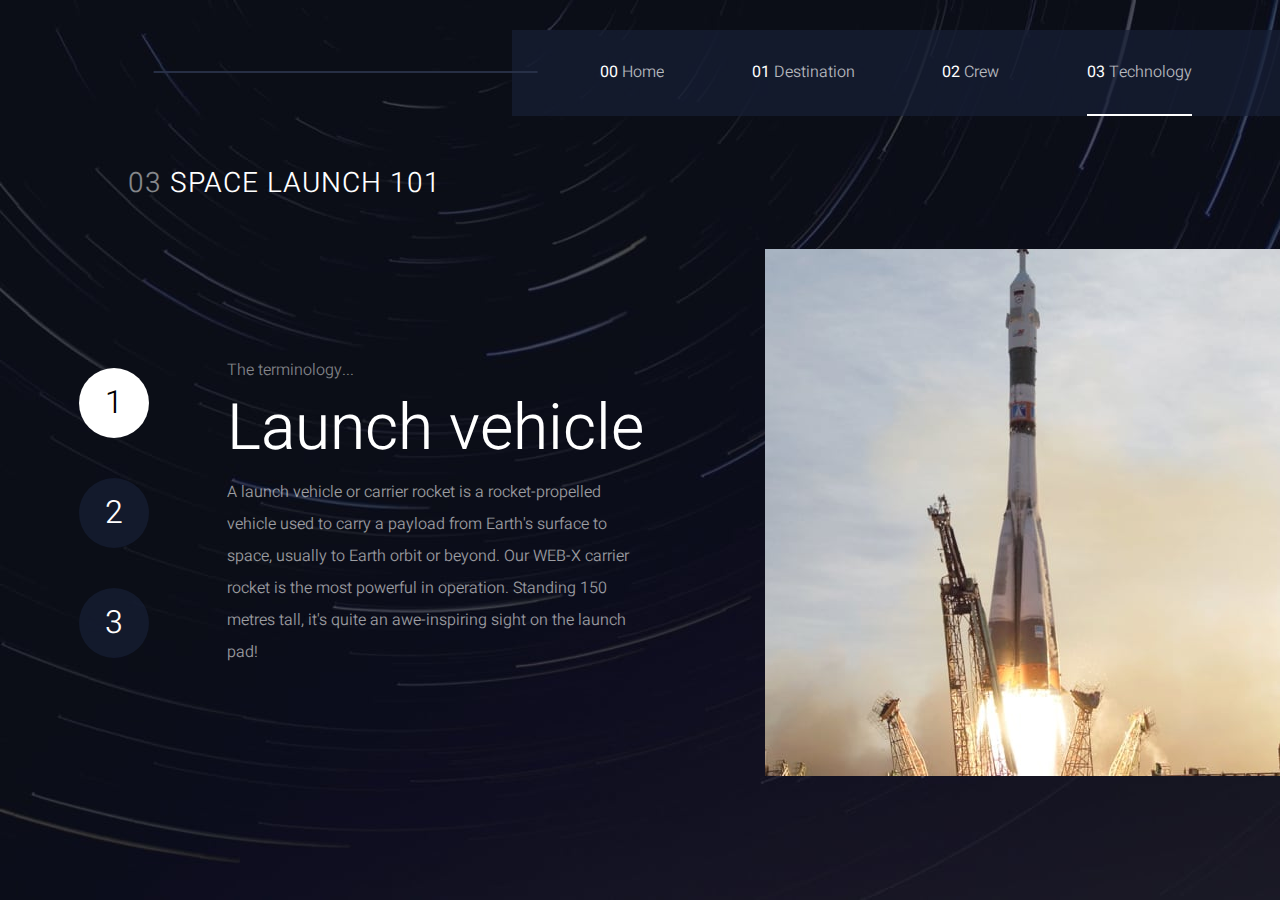
<file: html/technologie-html/technology-vehicle.html>
<!DOCTYPE html>
<html lang="en">
  <head>
    <meta charset="UTF-8" />
    <meta name="viewport" content="width=device-width, initial-scale=1.0" />

    <link
      rel="icon"
      type="image/png"
      sizes="32x32"
      href="./assets/favicon-32x32.png"
    />

    <title>Frontend Mentor | Space tourism website</title>
    <link rel="stylesheet" href="../../css/main.css" />
    <link rel="stylesheet" href="../../css/technologie-css/technology.css" />
    <link rel="stylesheet" href="../../css/technologie-css/vehicle.css" />
  </head>

  <body>
    <nav>
      <a href="../../index.html" class="nav-item">
        00 <span class="nav-word">Home</span></a
      >
      <a href="../destinations-html/destination-moon.html" class="nav-item"
        >01 <span class="nav-word">Destination</span></a
      >
      <a href="../crew-html/crew-commander.html" class="nav-item"
        >02 <span class="nav-word">Crew</span></a
      >
      <a href="" class="nav-item"
        >03 <span class="nav-word">Technology</span></a
      >
      
    </nav>
    <div class="nav-line">.</div>

    <p class="med-text"><span class="low-opacity">03</span> Space launch 101</p>

    <div class="bottom-of-page">
      <div class="bottom-section">
        <div class="technology-nav">
          <a href="./technology-vehicle.html">
            <div class="technology-nav-item">
              1
            </div>
          </a>
          <a href="./technology-spaceport.html">
            <div class="technology-nav-item">
              2
            </div>
          </a>
          <a href="./technology-capsule.html">
            <div class="technology-nav-item">
              3
            </div>
          </a>
        </div>

        <div class="text">
          <p class="technology-intro">The terminology...</p>
          <p class="technology-name">Launch vehicle</p>

          <p class="small-text">
            A launch vehicle or carrier rocket is a rocket-propelled vehicle
            used to carry a payload from Earth's surface to space, usually to
            Earth orbit or beyond. Our WEB-X carrier rocket is the most powerful
            in operation. Standing 150 metres tall, it's quite an awe-inspiring
            sight on the launch pad!
          </p>
        </div>
      </div>

      <img
        src="../../assets/technology/image-launch-vehicle-portrait.jpg"
        alt=""
      />
    </div>
  </body>
</html>
</file>
<file: css/main.css>
@import url('https://fonts.googleapis.com/css2?family=Heebo:wght@100;200;300;400;500;600;700;800;900&display=swap');

*{
    box-sizing: border-box;
    padding: 0;
    margin: 0;
}
html, body{
    height: 100%;
}

body{
    /*bg*/
    background-position: center;
    background-repeat: no-repeat;
    background-size: cover;

    /*text*/
    color: #fff;
    font-family: heebo , sans-serif;

    /*flex*/
    display: flex;
    flex-direction: column;
}

/* navbar */
nav{
    background-color: rgba(23, 32, 54, 0.7);
    width: 60% ;
    margin-top: 30px;
    align-self: end;
    display: flex;
    align-items: center;
    justify-content: space-evenly;
}
nav a{
    color: #fff;
    text-decoration: none;
    font-size: 16px;
    height: 100%;
    padding: 30px 0;
}
.nav-line{
    height: 2px;
    width: 30%;
    color: rgba(255, 255, 255, 0);
    background-color: rgba(42, 51, 74, 0.9);
    transform: translate(40% ,-45px );

}
.nav-word{
    opacity: 0.7;
    font-weight: 300;
  
}
/*bottom of page*/

.bottom-of-page{
    display: flex;
    justify-content: space-evenly;
}

/* text */


.med-text{
    font-size: 28px ;
    font-weight: 300;
    letter-spacing: 1px;
    text-transform: uppercase;
}



.small-text{
    opacity: 0.6;
    line-height: 2em;
}
.low-opacity{
    opacity: 0.5;
}

@media (max-width:934px) {
    nav{
        margin-top: 0;
        width: 80%;
        
    }
    .nav-line{
        visibility: hidden;
    }
    
}

@media (max-width:576px) {

    nav{
        width: 100%;

    }


}
@media (max-width:576px) {
    .small-text{
        line-height: 2.5em;
    }
}
</file>
<file: css/home-css/home.css>
nav a:nth-child(1){
    border-bottom: 2px solid white;
}
body{
    background-image: url(../../assets/home/background-home-desktop.jpg);

}

#space{
    font-size: 7em;
    font-weight: 400;
    text-transform: uppercase;
    padding: 20px 0;
}

.bottom-of-page{
    display: flex;
    justify-content: space-between;
    align-items: end;

    margin-top: 20%;
    padding: 0 150px;
}
.text{
    width: 50%;
}
.med-text{
    opacity: 0.7;
}

#explore{
    background-color: #fff;
    color: #000;
    border-radius: 100%;

    font-size: 2em ;
    letter-spacing: 3px;
    font-weight: 300;

    width: 15vw;
    height: 15vw;

    display: flex;
    flex-direction: row;
    justify-content: center;
    align-items: center;

}

#explore-a{
    text-decoration: none;
}

@media (min-width:1500px) {
    .bottom-of-page{
        margin-top: 15%;
    }
}

@media (max-width:992px) {
    #explore{
        font-size: 1.5em;
    }
}

@media (max-width:934px) {
    body{
        background-image: url(../../assets/home/background-home-tablet.jpg);
    }
    .bottom-of-page{
        flex-direction: column;
        align-items: center;
        padding: 0;
        margin-top: 10vw;
    }
    .text{
        width: 80%;
        text-align: center;
    }
    #explore{
        width: 25vw;
        height: 25vw;
        margin-top: 25vw;
        font-size: 2em;
    }
}

@media (max-width:576px) {
    body{
        background-image: url(../../assets/home/background-home-mobile.jpg);
    
    }

    #explore{
        width: 30vw;
        height: 30vw;
        margin-top: 30vw;
    }

}
</file>
<file: css/crew-css/crew.css>
body{
    background-image: url(../../assets/crew/background-crew-desktop.jpg);
}

.med-text{
    padding: 5vh 0 5vh 10vw;
}

.bottom-of-page{
    height: 100%;
    justify-content: space-between;
}

.text{
    width: 50%;
    align-self: center;
    font-weight: 300;
    padding-left: 10vw;
}

.crew-major{
    font-size: 2.5em;
    color: rgba(255, 255, 255, 0.5);
}

.crew-name{
    font-size: 4em;
}
nav a:nth-child(3){
    border-bottom: 2px solid white;
}
.small-text{
    width: 90%;
}

img{
    align-self: end;
}


.crew-nav{
    display: flex;
    justify-content: start;
    margin-top: 5vh;
}
.crew-nav a{
    width: 10px;
    height: 10px;
    border-radius: 100%;
    background-color: rgba(145, 141, 141, 0.566);
    margin: 0 20px;
}
.crew-nav a:nth-child(1){
    margin-left: 0;
}

.crew-nav a:hover{
    background-color: rgba(255, 255, 255, 0.5);
    width: 12px;
    height: 12px;
}






@media (max-width:1062px) {
    img{
        width: 40%;
    }
    .text{
        width: 60%;
    }
}

@media (max-width:934px) {
    
    body,html{
        height: auto;
    }
    body{
        background-image: url(../../assets/crew/background-crew-mobile.jpg);
        align-items: center;
        justify-content: center;
    }
    .bottom-of-page{
        flex-direction: column;
        align-items: center;
    }
    .text{
        width: 80%;
        text-align: center;
        padding: 0;
        padding-bottom: 5vh;
    }
    .med-text{
        padding: 10vh 0 5vh 0;
    }
    .small-text{
        width: 80%;
        margin: auto;
    }
    img{
        margin: auto;
    }
    .crew-nav{
        justify-content: center;
        margin-top: 5vh;
    }
    .crew-nav-item:nth-child(4){
        margin-right: 0;
    }
}

@media (max-width:576px) {
    body{
        background-image: url(../../assets/crew/background-crew-mobile.jpg);
    }
}
</file>
<file: css/crew-css/commander.css>
.crew-nav a:nth-child(1){
   background-color: #fff;
   width: 13px;
   height: 13px;
}

@media (max-width:934px) {
   img{height: 500px;
   width: 366px;
   }
}
</file>
<file: css/crew-css/engineer.css>
.crew-nav a:nth-child(4){
    background-color: #fff;
    width: 13px;
    height: 13px;
 }

@media (max-width:934px) {
   
    img{width:400px;
    height: 450px;
    }
}
</file>
<file: css/crew-css/pilot.css>
.crew-nav a:nth-child(2){
    background-color: #fff;
    width: 13px;
    height: 13px;
 }
@media (max-width:934px) {
   
    img{width:366px;
    height: 450px;
    }
 }
</file>
<file: css/crew-css/specialist.css>
.crew-nav a:nth-child(3){
    background-color: #fff;
    width: 13px;
    height: 13px;
 }
@media (max-width:934px) {
   
    img{width:366px;
    height: 500px;
    }
 }
</file>
<file: css/destination-css/planet.css>
nav a:nth-child(2){
    border-bottom: 2px solid white;
}

body{
    background-image: url(../../assets/destination/background-destination-desktop.jpg);

}


.med-text{
    padding: 5vh 0 15vh 10vw;
}


.text   {
    width: 40%;
}

.planet-nav a{
    color: rgba(255, 255, 255, 0.5);
    text-decoration: none;
    margin-right: 30px;
    font-weight: 300;
    text-transform: uppercase;
    letter-spacing: 1.5px;
}
.planet-nav a:nth-child(4){
    margin:0
}

.planet-name{
    font-size: 5em;
    font-weight: 400;
    text-transform: uppercase;
    margin: 20px 0;

}
.small-text{
    padding-bottom: 50px;
    border-bottom: 2px solid rgba(255, 255, 255, 0.2);
}

.planet-info{
    display: flex;
    margin-top: 25px;
}


.avg-dis, .trav-time{
    display: flex;
    flex-direction: column;
    text-transform: uppercase;
    letter-spacing: 2px;
}
#info-numbers{
    font-size: 1.7em;
    margin-top: 10px;
    opacity: 1;
}
.avg-dis{

    margin-right: 10%;
}

@media (max-width:934px) {
    body,html{
        height: auto;
    }
    body{
        background-image: url(../../assets/destination/background-destination-tablet.jpg);
        align-items: center;
        justify-content: center;
    }
    .med-text{
        padding: 10vh 0 5vh 0;
    }
    .bottom-of-page{
        flex-direction: column;
        align-items: center;
    }
    .planet{
        padding-bottom:5vh ;
    }
    .text{
        width: 80%;
        text-align: center;

    }
    .planet-info{
        padding-bottom: 5vh;
        justify-content: center;
    }
}

@media (max-width:576px) {
    body{
        background-image: url(../../assets/destination/background-destination-mobile.jpg);
    }
}
</file>
<file: css/destination-css/europa.css>
.planet-nav a:nth-child(3){
    border-bottom: 2px solid white;
}
</file>
<file: css/destination-css/mars.css>
.planet-nav a:nth-child(2){
    border-bottom: 2px solid white;
}
</file>
<file: css/destination-css/moon.css>
.planet-nav a:nth-child(1){
    border-bottom: 2px solid white;
}
</file>
<file: css/destination-css/titan.css>
.planet-nav a:nth-child(4){
    border-bottom: 2px solid white;
}
</file>
<file: css/technologie-css/technology.css>
body{
    background-image: url(../../assets/technology/background-technology-desktop.jpg);
}
nav a:nth-child(4){
    border-bottom: 2px solid white;
}

.med-text{
    padding: 5vh 0 5vh 10vw;
}

.bottom-of-page{
    justify-content: space-between;
    align-items: center;
}

.technology-nav{
    display: flex;
    flex-direction: column;
    justify-content: center;
}
.technology-nav a{
    width: 70px;
    height: 70px;
    border-radius: 100%;
    background-color: rgba(23, 32, 54, 0.7);
    margin: 20px 0;
    display: flex;
    justify-content: center;
    align-items: center;
    color: white;
    text-decoration: none;
    font-size: 2em;
    font-weight: 300;
}
.technology-nav a:hover{
    background-color: rgba(23, 32, 54, 0.5);
    
}

.text{
    width: 60%;
    font-weight: 300;
}

.technology-intro{
    font-size: 1em;
    color: rgba(255, 255, 255, 0.5);
}

.technology-name{
    font-size: 4em;
}

.small-text{
    width: 90%;
}

.bottom-section{
    display: flex;
    margin: auto;
    justify-content: space-evenly;
    align-items: center;
}

@media (max-width:1208px) {
    img{
        width: 45%;
    }
    .bottom-section{
        flex-direction: column;
        margin: 0;
        align-self: start;
    }
    .technology-nav{
        flex-direction: row;
        margin:30px 0
    }
    .technology-nav a{
        margin:0 50px ;
    }
    .text{
        width: 100%;
        margin: auto;
        margin-top: 10px;
        text-align: center;

    }
    .small-text{
        margin: auto;
    }
}

@media (max-width:934px) {
    
    body,html{
        height: auto;
    }
    body{
        background-image: url(../../assets/technology/background-technology-tablet.jpg);
        align-items: center;
    }
    .bottom-of-page{
        flex-direction: column;
        align-items: center;
    }
    .text{
        width: 80%;
        text-align: center;
        padding: 0;
        padding-bottom: 5vh;
    }
    .med-text{
        padding: 10vh 0 5vh 0;
    }
    .small-text{
        width: 80%;
        margin: auto;
    }
    img{
        width: unset;
    }
    
}

@media (max-width:576px) {
    body{
        background-image: url(../../assets/technology/background-technology-mobile.jpg);
    }
    img{
        width:80vw;
        margin: 0;
    }
}
</file>
<file: css/technologie-css/capsule.css>
.technology-nav a:nth-child(3){
    background-color: #fff;
    color: #000;
}
</file>
<file: css/technologie-css/spaceport.css>
.technology-nav a:nth-child(2){
    background-color: #fff;
    color: #000;
}
</file>
<file: css/technologie-css/vehicle.css>
.technology-nav a:nth-child(1){
    background-color: #fff;
    color: #000;
}
</file>
